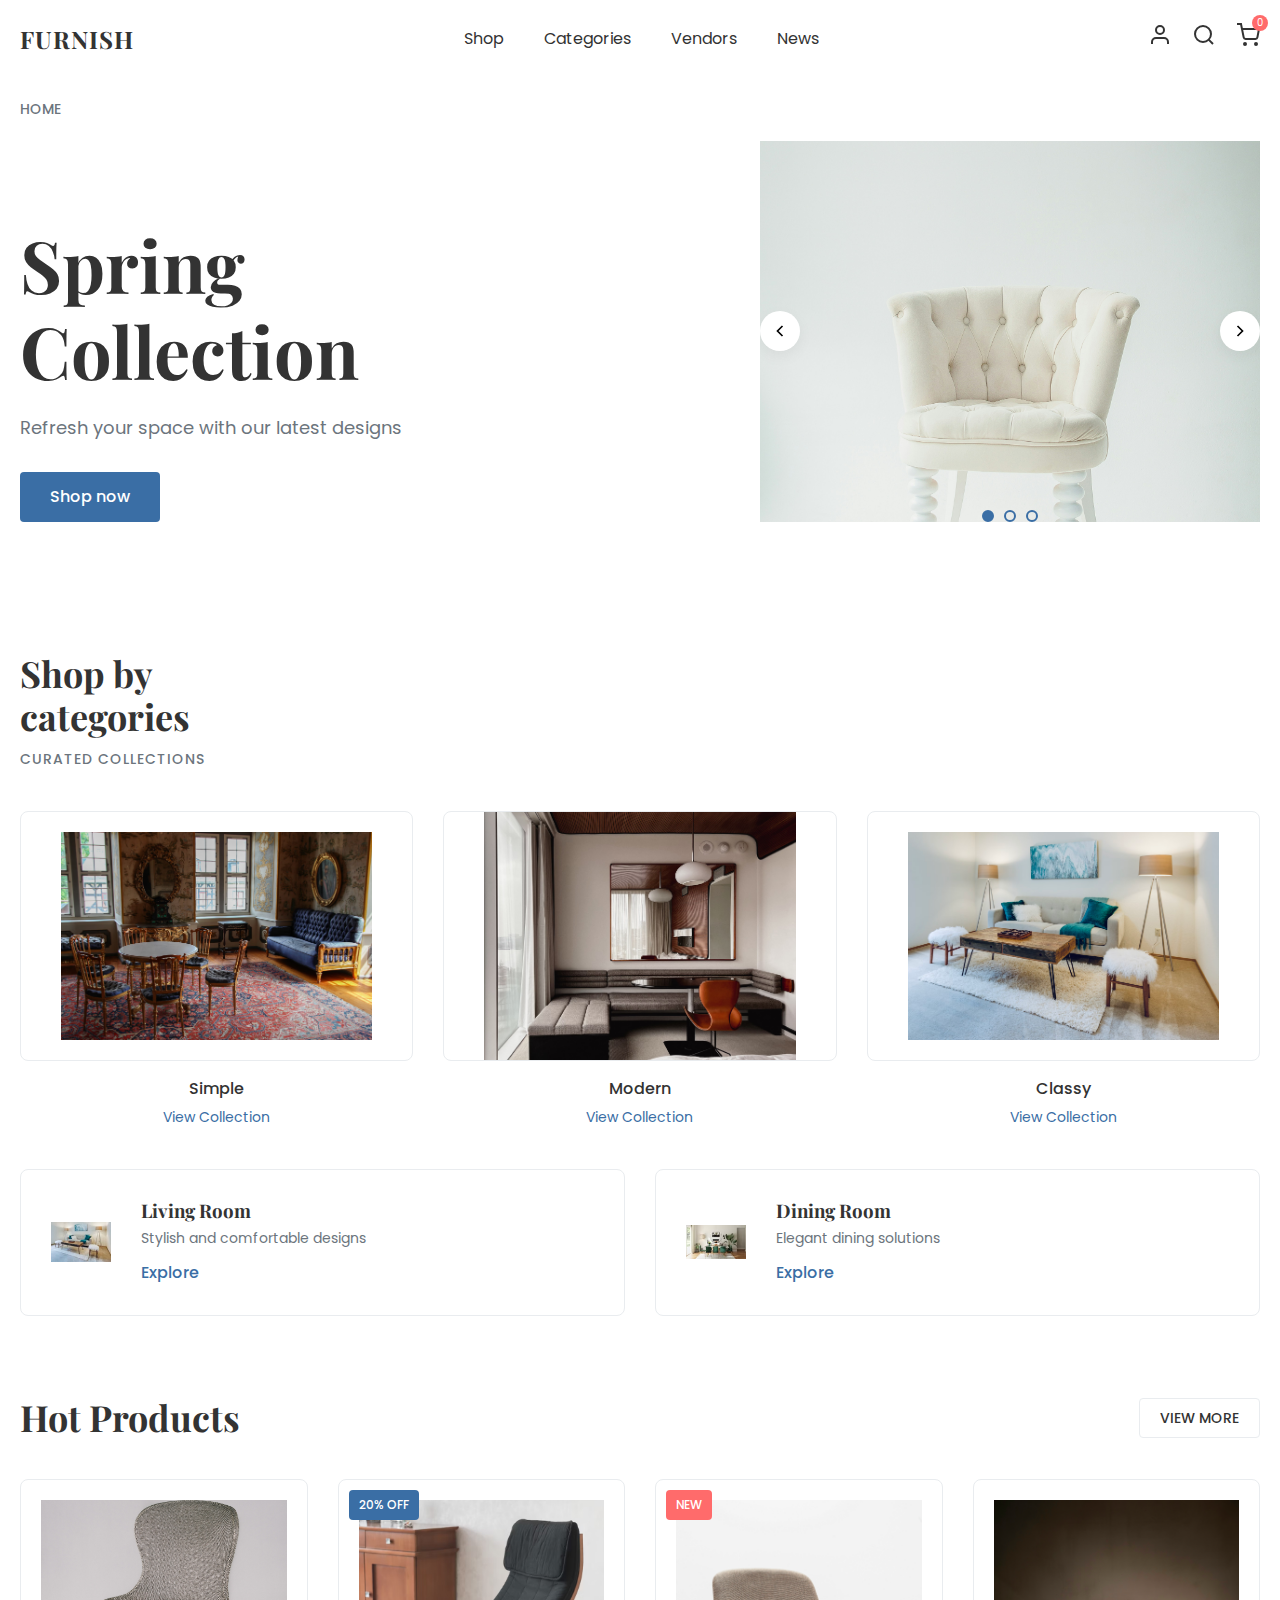
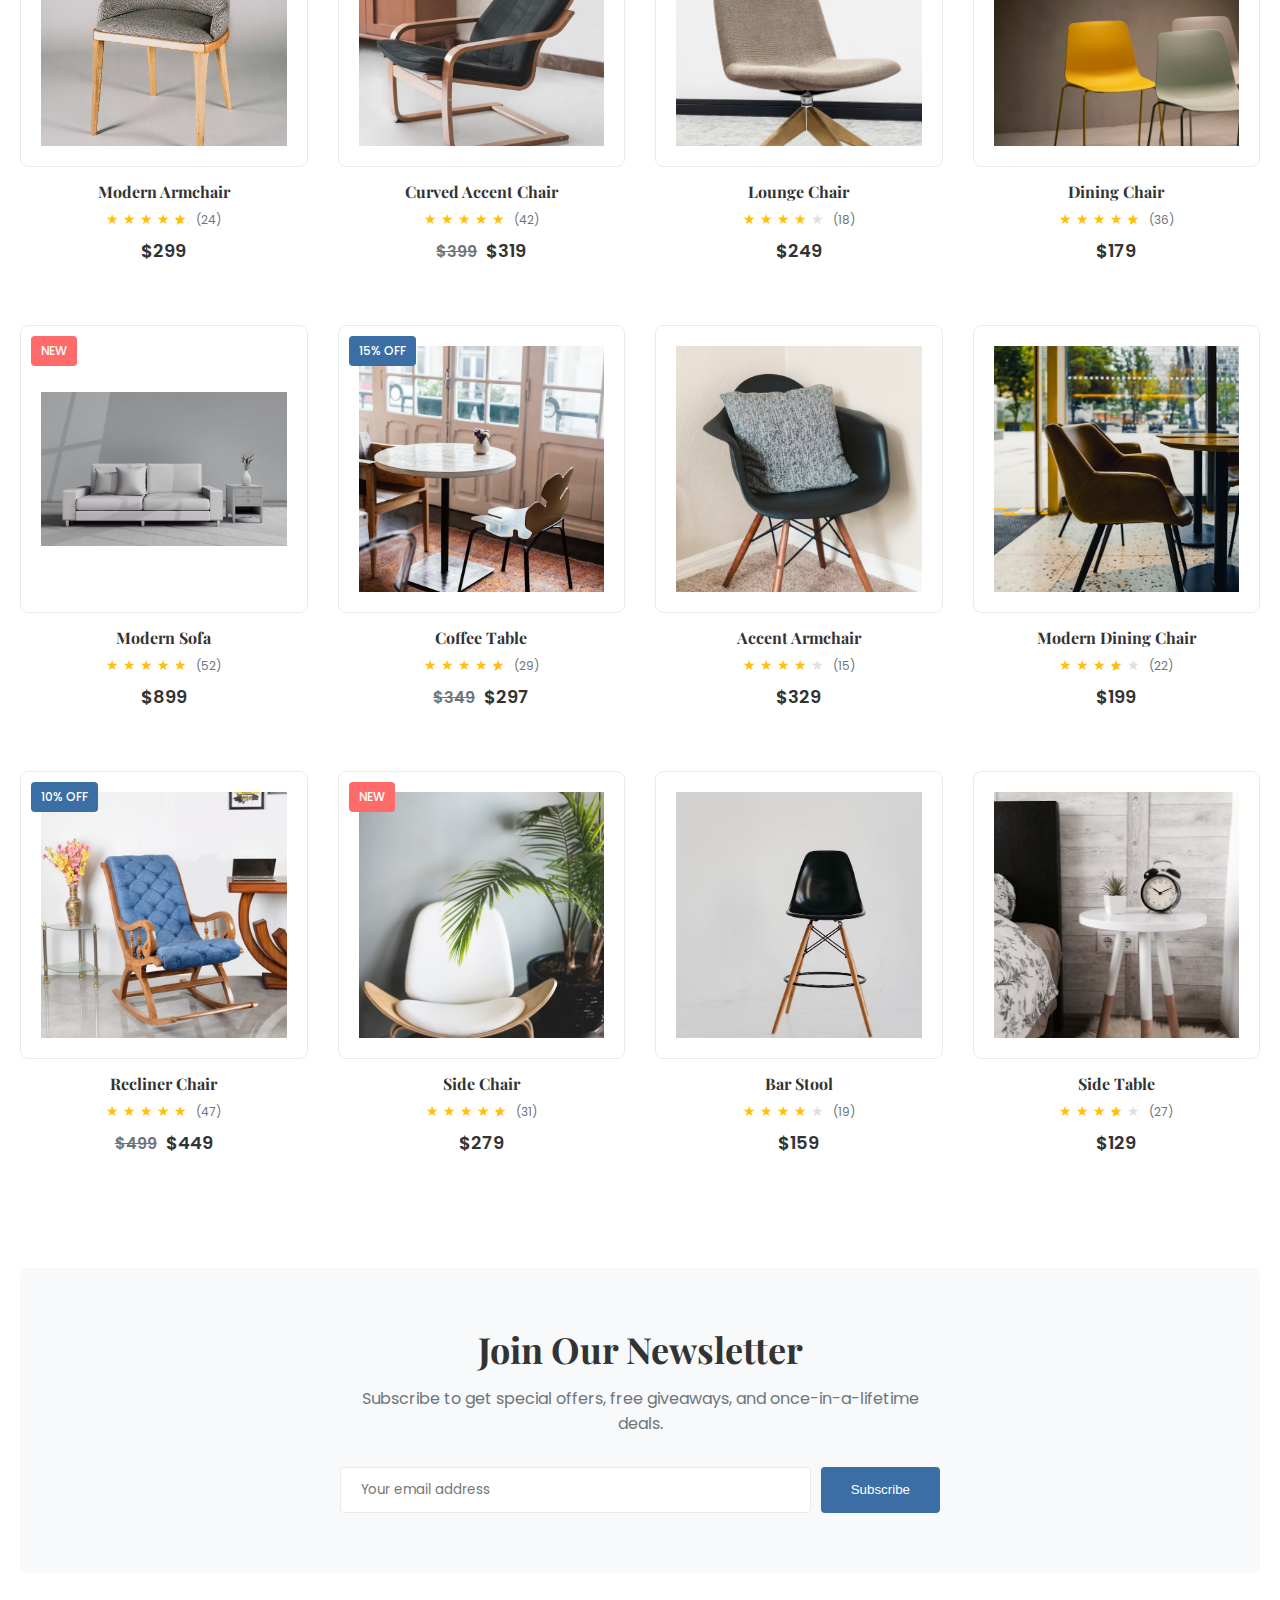
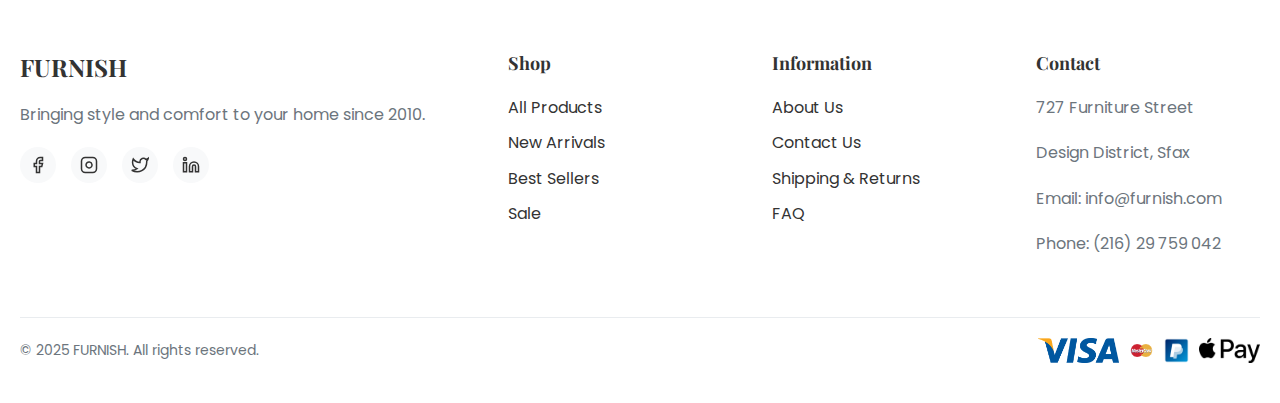
<file: index.html>
<!DOCTYPE html>
<html lang="en">
<head>
    <meta charset="UTF-8">
    <meta name="viewport" content="width=device-width, initial-scale=1.0">
    <title>Furnish - The Best Furnitures</title>
    <link rel="stylesheet" href="css/style.css">
    <link rel="preconnect" href="https://fonts.googleapis.com">
    <link rel="preconnect" href="https://fonts.gstatic.com" crossorigin>
    <link href="https://fonts.googleapis.com/css2?family=Playfair+Display:wght@400;700&family=Poppins:wght@300;400;500;600&display=swap" rel="stylesheet">
</head>
<body>
    <header>
        <div class="logo">
            <div class="logo-text">FURNISH</div>
        </div>
        <nav>
            <ul class="main-nav">
                <li><a href="#">Shop</a></li>
                <li class="dropdown">
                    <a href="#cat" >Categories</a>
                    <div class="dropdown-menu">
                        <a href="#">All Products</a>
                        <a href="#">New Arrivals</a>
                        <a href="#">Best Sellers</a>
                        <a href="#">Sale</a>
                    </div>
                </li>
                <li><a href="#">Vendors</a></li>
                <li><a href="#">News</a></li>
            </ul>
        </nav>
        <div class="nav-icons">
            <div class="account-dropdown">
                <a href="#" class="icon account">
                    <svg viewBox="0 0 24 24" fill="none" stroke="currentColor" stroke-width="2">
                        <path d="M20 21v-2a4 4 0 0 0-4-4H8a4 4 0 0 0-4 4v2"></path>
                        <circle cx="12" cy="7" r="4"></circle>
                    </svg>
                </a>
                <div class="account-dropdown-content">
                    <a href="#">Sign In</a>
                </div>
            </div>
            <a href="#" class="icon search">
                <svg viewBox="0 0 24 24" fill="none" stroke="currentColor" stroke-width="2">
                    <circle cx="11" cy="11" r="8"></circle>
                    <line x1="21" y1="21" x2="16.65" y2="16.65"></line>
                </svg>
            </a>
            <a href="#" class="icon cart">
                <svg viewBox="0 0 24 24" fill="none" stroke="currentColor" stroke-width="2">
                    <circle cx="9" cy="21" r="1"></circle>
                    <circle cx="20" cy="21" r="1"></circle>
                    <path d="M1 1h4l2.68 13.39a2 2 0 0 0 2 1.61h9.72a2 2 0 0 0 2-1.61L23 6H6"></path>
                </svg>
                <span class="cart-count">0</span>
            </a>
        </div>
        <input type="checkbox" id="mobile-menu-toggle" class="mobile-menu-checkbox">
        <label for="mobile-menu-toggle" class="mobile-menu-toggle">
            <span></span>
            <span></span>
            <span></span>
        </label>
    </header>
    
    <div class="breadcrumb">
        <a href="#">HOME</a>
    </div>
    
    <section class="hero">
        <div class="hero-content">
            <h1>Spring<br>Collection</h1>
            <p class="hero-subtitle">Refresh your space with our latest designs</p>
            <a href="#" class="btn primary-btn">Shop now</a>
        </div>
        <div class="hero-slider">
            <div class="hero-slides">
                <div class="hero-slide active" id="slide1">
                    <div class="hero-image">
                        <img src="media/hero-chair.png" alt="Modern Chair" class="chair-img">
                    </div>
                </div>
                <div class="hero-slide" id="slide2">
                    <div class="hero-image">
                        <img src="media/accent-chair.png" alt="Accent Chair" class="chair-img">
                    </div>
                </div>
                <div class="hero-slide" id="slide3">
                    <div class="hero-image">
                        <img src="media/lounge-chair.png" alt="Lounge Chair" class="chair-img">
                    </div>
                </div>
            </div>
            
            <div class="slider-arrows">
                <button class="arrow prev">
                    <svg viewBox="0 0 24 24" fill="none" stroke="currentColor" stroke-width="2">
                        <polyline points="15 18 9 12 15 6"></polyline>
                    </svg>
                </button>
                <button class="arrow next">
                    <svg viewBox="0 0 24 24" fill="none" stroke="currentColor" stroke-width="2">
                        <polyline points="9 18 15 12 9 6"></polyline>
                    </svg>
                </button>
            </div>
            
            <div class="slider-nav">
                <button class="dot active" data-slide="0"></button>
                <button class="dot" data-slide="1"></button>
                <button class="dot" data-slide="2"></button>
            </div>
            <div class="slide-number">1</div>
        </div>
    </section>
    
    <section class="categories" id="cat">
        <div class="categories-header">
            <h2>Shop by<br>categories</h2>
            <p>CURATED COLLECTIONS</p>
        </div>
        
        <div class="category-grid">
            <div class="category-item">
                <div class="category-image">
                    <img src="media/dining-chair.png" alt="Dining Chair" class="furniture-img">
                </div>
                <p>Simple</p>
                <a href="#" class="category-link">View Collection</a>
            </div>
            
            <div class="category-item">
                <div class="category-image">
                    <img src="media/sofa.png" alt="Sofa" class="furniture-img">
                </div>
                <p>Modern</p>
                <a href="#" class="category-link">View Collection</a>
            </div>
            
            <div class="category-item">
                <div class="category-image">
                    <img src="media/table.png" alt="Table" class="furniture-img">
                </div>
                <p>Classy</p>
                <a href="#" class="category-link">View Collection</a>
            </div>
        </div>
        
        <div class="room-categories">
            
<div class="room-category">
    <div class="room-icon">
        <img src="media/living-room-icon.png" alt="Living Room" class="room-img">
    </div>
    <div class="room-info">
        <h3>Living Room</h3>
        <p>Stylish and comfortable designs</p>
        <a href="#" class="room-link">Explore</a>
    </div>
</div>

<div class="room-category">
    <div class="room-icon">
        <img src="media/dining-room-icon.png" alt="Dining Room" class="room-img">
    </div>
    <div class="room-info">
        <h3>Dining Room</h3>
        <p>Elegant dining solutions</p>
        <a href="#" class="room-link">Explore</a>
    </div>
</div>
        </div>
    </section>
    
    <section class="hot-products">
        <div class="section-header">
            <h2>Hot Products</h2>
            <a href="#" class="view-more">VIEW MORE</a>
        </div>
        
        <div class="products-grid">
            <div class="product">
                <div class="product-image">
                    <div class="product-actions">
                        <a href="#" class="action-btn wishlist-btn">
                            <svg viewBox="0 0 24 24" fill="none" stroke="currentColor" stroke-width="2">
                                <path d="M20.84 4.61a5.5 5.5 0 0 0-7.78 0L12 5.67l-1.06-1.06a5.5 5.5 0 0 0-7.78 7.78l1.06 1.06L12 21.23l7.78-7.78 1.06-1.06a5.5 5.5 0 0 0 0-7.78z"></path>
                            </svg>
                        </a>
                        <a href="#" class="action-btn quick-view-btn">
                            <svg viewBox="0 0 24 24" fill="none" stroke="currentColor" stroke-width="2">
                                <circle cx="11" cy="11" r="8"></circle>
                                <line x1="21" y1="21" x2="16.65" y2="16.65"></line>
                                <line x1="11" y1="8" x2="11" y2="14"></line>
                                <line x1="8" y1="11" x2="14" y2="11"></line>
                            </svg>
                        </a>
                    </div>
                    <div class="product-img-container">
                        <img src="media/armchair.png" alt="Modern Armchair" class="furniture-img">
                    </div>
                    <a href="#" class="add-to-cart-btn">Add to Cart</a>
                </div>
                <div class="product-info">
                    <h4 class="product-title">Modern Armchair</h4>
                    <div class="product-rating">
                        <span class="star">★</span>
                        <span class="star">★</span>
                        <span class="star">★</span>
                        <span class="star">★</span>
                        <span class="star half">★</span>
                        <span class="rating-count">(24)</span>
                    </div>
                    <p class="price">$299</p>
                </div>
            </div>
            
            <div class="product">
                <div class="product-image">
                    <div class="product-actions">
                        <a href="#" class="action-btn wishlist-btn">
                            <svg viewBox="0 0 24 24" fill="none" stroke="currentColor" stroke-width="2">
                                <path d="M20.84 4.61a5.5 5.5 0 0 0-7.78 0L12 5.67l-1.06-1.06a5.5 5.5 0 0 0-7.78 7.78l1.06 1.06L12 21.23l7.78-7.78 1.06-1.06a5.5 5.5 0 0 0 0-7.78z"></path>
                            </svg>
                        </a>
                        <a href="#" class="action-btn quick-view-btn">
                            <svg viewBox="0 0 24 24" fill="none" stroke="currentColor" stroke-width="2">
                                <circle cx="11" cy="11" r="8"></circle>
                                <line x1="21" y1="21" x2="16.65" y2="16.65"></line>
                                <line x1="11" y1="8" x2="11" y2="14"></line>
                                <line x1="8" y1="11" x2="14" y2="11"></line>
                            </svg>
                        </a>
                    </div>
                    <div class="product-img-container">
                        <img src="media/accent-chair.png" alt="Curved Accent Chair" class="furniture-img">
                    </div>
                    <span class="discount">20% OFF</span>
                    <a href="#" class="add-to-cart-btn">Add to Cart</a>
                </div>
                <div class="product-info">
                    <h4 class="product-title">Curved Accent Chair</h4>
                    <div class="product-rating">
                        <span class="star">★</span>
                        <span class="star">★</span>
                        <span class="star">★</span>
                        <span class="star">★</span>
                        <span class="star">★</span>
                        <span class="rating-count">(42)</span>
                    </div>
                    <p class="price"><span class="original-price">$399</span> $319</p>
                </div>
            </div>
            
            <div class="product">
                <div class="product-image">
                    <div class="product-actions">
                        <a href="#" class="action-btn wishlist-btn">
                            <svg viewBox="0 0 24 24" fill="none" stroke="currentColor" stroke-width="2">
                                <path d="M20.84 4.61a5.5 5.5 0 0 0-7.78 0L12 5.67l-1.06-1.06a5.5 5.5 0 0 0-7.78 7.78l1.06 1.06L12 21.23l7.78-7.78 1.06-1.06a5.5 5.5 0 0 0 0-7.78z"></path>
                            </svg>
                        </a>
                        <a href="#" class="action-btn quick-view-btn">
                            <svg viewBox="0 0 24 24" fill="none" stroke="currentColor" stroke-width="2">
                                <circle cx="11" cy="11" r="8"></circle>
                                <line x1="21" y1="21" x2="16.65" y2="16.65"></line>
                                <line x1="11" y1="8" x2="11" y2="14"></line>
                                <line x1="8" y1="11" x2="14" y2="11"></line>
                            </svg>
                        </a>
                    </div>
                    <div class="product-img-container">
                        <img src="media/lounge-chair.png" alt="Lounge Chair" class="furniture-img">
                    </div>
                    <div class="new-tag">NEW</div>
                    <a href="#" class="add-to-cart-btn">Add to Cart</a>
                </div>
                <div class="product-info">
                    <h4 class="product-title">Lounge Chair</h4>
                    <div class="product-rating">
                        <span class="star">★</span>
                        <span class="star">★</span>
                        <span class="star">★</span>
                        <span class="star">★</span>
                        <span class="star empty">★</span>
                        <span class="rating-count">(18)</span>
                    </div>
                    <p class="price">$249</p>
                </div>
            </div>
            
            <div class="product">
                <div class="product-image">
                    <div class="product-actions">
                        <a href="#" class="action-btn wishlist-btn">
                            <svg viewBox="0 0 24 24" fill="none" stroke="currentColor" stroke-width="2">
                                <path d="M20.84 4.61a5.5 5.5 0 0 0-7.78 0L12 5.67l-1.06-1.06a5.5 5.5 0 0 0-7.78 7.78l1.06 1.06L12 21.23l7.78-7.78 1.06-1.06a5.5 5.5 0 0 0 0-7.78z"></path>
                            </svg>
                        </a>
                        <a href="#" class="action-btn quick-view-btn">
                            <svg viewBox="0 0 24 24" fill="none" stroke="currentColor" stroke-width="2">
                                <circle cx="11" cy="11" r="8"></circle>
                                <line x1="21" y1="21" x2="16.65" y2="16.65"></line>
                                <line x1="11" y1="8" x2="11" y2="14"></line>
                                <line x1="8" y1="11" x2="14" y2="11"></line>
                            </svg>
                        </a>
                    </div>
                    <div class="product-img-container">
                        <img src="media/dining-chair-2.png" alt="Dining Chair" class="furniture-img">
                    </div>
                    <a href="#" class="add-to-cart-btn">Add to Cart</a>
                </div>
                <div class="product-info">
                    <h4 class="product-title">Dining Chair</h4>
                    <div class="product-rating">
                        <span class="star">★</span>
                        <span class="star">★</span>
                        <span class="star">★</span>
                        <span class="star">★</span>
                        <span class="star half">★</span>
                        <span class="rating-count">(36)</span>
                    </div>
                    <p class="price">$179</p>
                </div>
            </div>

            <div class="product">
                <div class="product-image">
                    <div class="product-actions">
                        <a href="#" class="action-btn wishlist-btn">
                            <svg viewBox="0 0 24 24" fill="none" stroke="currentColor" stroke-width="2">
                                <path d="M20.84 4.61a5.5 5.5 0 0 0-7.78 0L12 5.67l-1.06-1.06a5.5 5.5 0 0 0-7.78 7.78l1.06 1.06L12 21.23l7.78-7.78 1.06-1.06a5.5 5.5 0 0 0 0-7.78z"></path>
                            </svg>
                        </a>
                        <a href="#" class="action-btn quick-view-btn">
                            <svg viewBox="0 0 24 24" fill="none" stroke="currentColor" stroke-width="2">
                                <circle cx="11" cy="11" r="8"></circle>
                                <line x1="21" y1="21" x2="16.65" y2="16.65"></line>
                                <line x1="11" y1="8" x2="11" y2="14"></line>
                                <line x1="8" y1="11" x2="14" y2="11"></line>
                            </svg>
                        </a>
                    </div>
                    <div class="product-img-container">
    <img src="media/modern-sofa.png" alt="Modern Sofa" class="furniture-img">
</div>
                    <div class="new-tag">NEW</div>
                    <a href="#" class="add-to-cart-btn">Add to Cart</a>
                </div>
                <div class="product-info">
                    <h4 class="product-title">Modern Sofa</h4>
                    <div class="product-rating">
                        <span class="star">★</span>
                        <span class="star">★</span>
                        <span class="star">★</span>
                        <span class="star">★</span>
                        <span class="star">★</span>
                        <span class="rating-count">(52)</span>
                    </div>
                    <p class="price">$899</p>
                </div>
            </div>
            
            <div class="product">
                <div class="product-image">
                    <div class="product-actions">
                        <a href="#" class="action-btn wishlist-btn">
                            <svg viewBox="0 0 24 24" fill="none" stroke="currentColor" stroke-width="2">
                                <path d="M20.84 4.61a5.5 5.5 0 0 0-7.78 0L12 5.67l-1.06-1.06a5.5 5.5 0 0 0-7.78 7.78l1.06 1.06L12 21.23l7.78-7.78 1.06-1.06a5.5 5.5 0 0 0 0-7.78z"></path>
                            </svg>
                        </a>
                        <a href="#" class="action-btn quick-view-btn">
                            <svg viewBox="0 0 24 24" fill="none" stroke="currentColor" stroke-width="2">
                                <circle cx="11" cy="11" r="8"></circle>
                                <line x1="21" y1="21" x2="16.65" y2="16.65"></line>
                                <line x1="11" y1="8" x2="11" y2="14"></line>
                                <line x1="8" y1="11" x2="14" y2="11"></line>
                            </svg>
                        </a>
                    </div>
                    <div class="product-img-container">
    <img src="media/coffee-table.png" alt="Coffee Table" class="furniture-img">
</div>
                    <span class="discount">15% OFF</span>
                    <a href="#" class="add-to-cart-btn">Add to Cart</a>
                </div>
                <div class="product-info">
                    <h4 class="product-title">Coffee Table</h4>
                    <div class="product-rating">
                        <span class="star">★</span>
                        <span class="star">★</span>
                        <span class="star">★</span>
                        <span class="star">★</span>
                        <span class="star half">★</span>
                        <span class="rating-count">(29)</span>
                    </div>
                    <p class="price"><span class="original-price">$349</span> $297</p>
                </div>
            </div>
            
            <div class="product">
                <div class="product-image">
                    <div class="product-actions">
                        <a href="#" class="action-btn wishlist-btn">
                            <svg viewBox="0 0 24 24" fill="none" stroke="currentColor" stroke-width="2">
                                <path d="M20.84 4.61a5.5 5.5 0 0 0-7.78 0L12 5.67l-1.06-1.06a5.5 5.5 0 0 0-7.78 7.78l1.06 1.06L12 21.23l7.78-7.78 1.06-1.06a5.5 5.5 0 0 0 0-7.78z"></path>
                            </svg>
                        </a>
                        <a href="#" class="action-btn quick-view-btn">
                            <svg viewBox="0 0 24 24" fill="none" stroke="currentColor" stroke-width="2">
                                <circle cx="11" cy="11" r="8"></circle>
                                <line x1="21" y1="21" x2="16.65" y2="16.65"></line>
                                <line x1="11" y1="8" x2="11" y2="14"></line>
                                <line x1="8" y1="11" x2="14" y2="11"></line>
                            </svg>
                        </a>
                    </div>
                    <div class="product-img-container">
    <img src="media/accent-armchair.png" alt="Accent Armchair" class="furniture-img">
</div>
                    <a href="#" class="add-to-cart-btn">Add to Cart</a>
                </div>
                <div class="product-info">
                    <h4 class="product-title">Accent Armchair</h4>
                    <div class="product-rating">
                        <span class="star">★</span>
                        <span class="star">★</span>
                        <span class="star">★</span>
                        <span class="star">★</span>
                        <span class="star empty">★</span>
                        <span class="rating-count">(15)</span>
                    </div>
                    <p class="price">$329</p>
                </div>
            </div>
            
            <div class="product">
                <div class="product-image">
                    <div class="product-actions">
                        <a href="#" class="action-btn wishlist-btn">
                            <svg viewBox="0 0 24 24" fill="none" stroke="currentColor" stroke-width="2">
                                <path d="M20.84 4.61a5.5 5.5 0 0 0-7.78 0L12 5.67l-1.06-1.06a5.5 5.5 0 0 0-7.78 7.78l1.06 1.06L12 21.23l7.78-7.78 1.06-1.06a5.5 5.5 0 0 0 0-7.78z"></path>
                            </svg>
                        </a>
                        <a href="#" class="action-btn quick-view-btn">
                            <svg viewBox="0 0 24 24" fill="none" stroke="currentColor" stroke-width="2">
                                <circle cx="11" cy="11" r="8"></circle>
                                <line x1="21" y1="21" x2="16.65" y2="16.65"></line>
                                <line x1="11" y1="8" x2="11" y2="14"></line>
                                <line x1="8" y1="11" x2="14" y2="11"></line>
                            </svg>
                        </a>
                    </div>
                    <div class="product-img-container">
    <img src="media/modern-dining-chair.png" alt="Modern Dining Chair" class="furniture-img">
</div>
                    <a href="#" class="add-to-cart-btn">Add to Cart</a>
                </div>
                <div class="product-info">
                    <h4 class="product-title">Modern Dining Chair</h4>
                    <div class="product-rating">
                        <span class="star">★</span>
                        <span class="star">★</span>
                        <span class="star">★</span>
                        <span class="star half">★</span>
                        <span class="star empty">★</span>
                        <span class="rating-count">(22)</span>
                    </div>
                    <p class="price">$199</p>
                </div>
            </div>

            <div class="product">
                <div class="product-image">
                    <div class="product-actions">
                        <a href="#" class="action-btn wishlist-btn">
                            <svg viewBox="0 0 24 24" fill="none" stroke="currentColor" stroke-width="2">
                                <path d="M20.84 4.61a5.5 5.5 0 0 0-7.78 0L12 5.67l-1.06-1.06a5.5 5.5 0 0 0-7.78 7.78l1.06 1.06L12 21.23l7.78-7.78 1.06-1.06a5.5 5.5 0 0 0 0-7.78z"></path>
                            </svg>
                        </a>
                        <a href="#" class="action-btn quick-view-btn">
                            <svg viewBox="0 0 24 24" fill="none" stroke="currentColor" stroke-width="2">
                                <circle cx="11" cy="11" r="8"></circle>
                                <line x1="21" y1="21" x2="16.65" y2="16.65"></line>
                                <line x1="11" y1="8" x2="11" y2="14"></line>
                                <line x1="8" y1="11" x2="14" y2="11"></line>
                            </svg>
                        </a>
                    </div>
                    <div class="product-img-container">
    <img src="media/recliner-chair.png" alt="Recliner Chair" class="furniture-img">
</div>
                    <span class="discount">10% OFF</span>
                    <a href="#" class="add-to-cart-btn">Add to Cart</a>
                </div>
                <div class="product-info">
                    <h4 class="product-title">Recliner Chair</h4>
                    <div class="product-rating">
                        <span class="star">★</span>
                        <span class="star">★</span>
                        <span class="star">★</span>
                        <span class="star">★</span>
                        <span class="star">★</span>
                        <span class="rating-count">(47)</span>
                    </div>
                    <p class="price"><span class="original-price">$499</span> $449</p>
                </div>
            </div>
            
            <div class="product">
                <div class="product-image">
                    <div class="product-actions">
                        <a href="#" class="action-btn wishlist-btn">
                            <svg viewBox="0 0 24 24" fill="none" stroke="currentColor" stroke-width="2">
                                <path d="M20.84 4.61a5.5 5.5 0 0 0-7.78 0L12 5.67l-1.06-1.06a5.5 5.5 0 0 0-7.78 7.78l1.06 1.06L12 21.23l7.78-7.78 1.06-1.06a5.5 5.5 0 0 0 0-7.78z"></path>
                            </svg>
                        </a>
                        <a href="#" class="action-btn quick-view-btn">
                            <svg viewBox="0 0 24 24" fill="none" stroke="currentColor" stroke-width="2">
                                <circle cx="11" cy="11" r="8"></circle>
                                <line x1="21" y1="21" x2="16.65" y2="16.65"></line>
                                <line x1="11" y1="8" x2="11" y2="14"></line>
                                <line x1="8" y1="11" x2="14" y2="11"></line>
                            </svg>
                        </a>
                    </div>
                    <div class="product-img-container">
    <img src="media/side-chair.png" alt="Side Chair" class="furniture-img">
</div>
                    <div class="new-tag">NEW</div>
                    <a href="#" class="add-to-cart-btn">Add to Cart</a>
                </div>
                <div class="product-info">
                    <h4 class="product-title">Side Chair</h4>
                    <div class="product-rating">
                        <span class="star">★</span>
                        <span class="star">★</span>
                        <span class="star">★</span>
                        <span class="star">★</span>
                        <span class="star half">★</span>
                        <span class="rating-count">(31)</span>
                    </div>
                    <p class="price">$279</p>
                </div>
            </div>
            
            <div class="product">
                <div class="product-image">
                    <div class="product-actions">
                        <a href="#" class="action-btn wishlist-btn">
                            <svg viewBox="0 0 24 24" fill="none" stroke="currentColor" stroke-width="2">
                                <path d="M20.84 4.61a5.5 5.5 0 0 0-7.78 0L12 5.67l-1.06-1.06a5.5 5.5 0 0 0-7.78 7.78l1.06 1.06L12 21.23l7.78-7.78 1.06-1.06a5.5 5.5 0 0 0 0-7.78z"></path>
                            </svg>
                        </a>
                        <a href="#" class="action-btn quick-view-btn">
                            <svg viewBox="0 0 24 24" fill="none" stroke="currentColor" stroke-width="2">
                                <circle cx="11" cy="11" r="8"></circle>
                                <line x1="21" y1="21" x2="16.65" y2="16.65"></line>
                                <line x1="11" y1="8" x2="11" y2="14"></line>
                                <line x1="8" y1="11" x2="14" y2="11"></line>
                            </svg>
                        </a>
                    </div>
                    <div class="product-img-container">
    <img src="media/bar-stool.png" alt="Bar Stool" class="furniture-img">
</div>
                    <a href="#" class="add-to-cart-btn">Add to Cart</a>
                </div>
                <div class="product-info">
                    <h4 class="product-title">Bar Stool</h4>
                    <div class="product-rating">
                        <span class="star">★</span>
                        <span class="star">★</span>
                        <span class="star">★</span>
                        <span class="star">★</span>
                        <span class="star empty">★</span>
                        <span class="rating-count">(19)</span>
                    </div>
                    <p class="price">$159</p>
                </div>
            </div>
            
            <div class="product">
                <div class="product-image">
                    <div class="product-actions">
                        <a href="#" class="action-btn wishlist-btn">
                            <svg viewBox="0 0 24 24" fill="none" stroke="currentColor" stroke-width="2">
                                <path d="M20.84 4.61a5.5 5.5 0 0 0-7.78 0L12 5.67l-1.06-1.06a5.5 5.5 0 0 0-7.78 7.78l1.06 1.06L12 21.23l7.78-7.78 1.06-1.06a5.5 5.5 0 0 0 0-7.78z"></path>
                            </svg>
                        </a>
                        <a href="#" class="action-btn quick-view-btn">
                            <svg viewBox="0 0 24 24" fill="none" stroke="currentColor" stroke-width="2">
                                <circle cx="11" cy="11" r="8"></circle>
                                <line x1="21" y1="21" x2="16.65" y2="16.65"></line>
                                <line x1="11" y1="8" x2="11" y2="14"></line>
                                <line x1="8" y1="11" x2="14" y2="11"></line>
                            </svg>
                        </a>
                    </div>
                    <div class="product-img-container">
    <img src="media/side-table.png" alt="Side Table" class="furniture-img">
</div>
                    <a href="#" class="add-to-cart-btn">Add to Cart</a>
                </div>
                <div class="product-info">
                    <h4 class="product-title">Side Table</h4>
                    <div class="product-rating">
                        <span class="star">★</span>
                        <span class="star">★</span>
                        <span class="star">★</span>
                        <span class="star half">★</span>
                        <span class="star empty">★</span>
                        <span class="rating-count">(27)</span>
                    </div>
                    <p class="price">$129</p>
                </div>
            </div>
        </div>
    </section>
    
    <section class="newsletter">
        <div class="newsletter-content">
            <h2>Join Our Newsletter</h2>
            <p>Subscribe to get special offers, free giveaways, and once-in-a-lifetime deals.</p>
            <form class="newsletter-form">
                <input type="email" placeholder="Your email address" required>
                <button type="submit" class="btn primary-btn">Subscribe</button>
            </form>
        </div>
    </section>
    
    <footer>
        <div class="footer-top">
            <div class="footer-column">
                <h3>FURNISH</h3>
                <p>Bringing style and comfort to your home since 2010.</p>
                <div class="social-icons">
                    <a href="#" class="social-icon">
                        <svg viewBox="0 0 24 24" fill="none" stroke="currentColor" stroke-width="2">
                            <path d="M18 2h-3a5 5 0 0 0-5 5v3H7v4h3v8h4v-8h3l1-4h-4V7a1 1 0 0 1 1-1h3z"></path>
                        </svg>
                    </a>
                    <a href="#" class="social-icon">
                        <svg viewBox="0 0 24 24" fill="none" stroke="currentColor" stroke-width="2">
                            <rect x="2" y="2" width="20" height="20" rx="5" ry="5"></rect>
                            <path d="M16 11.37A4 4 0 1 1 12.63 8 4 4 0 0 1 16 11.37z"></path>
                            <line x1="17.5" y1="6.5" x2="17.51" y2="6.5"></line>
                        </svg>
                    </a>
                    <a href="#" class="social-icon">
                        <svg viewBox="0 0 24 24" fill="none" stroke="currentColor" stroke-width="2">
                            <path d="M23 3a10.9 10.9 0 0 1-3.14 1.53 4.48 4.48 0 0 0-7.86 3v1A10.66 10.66 0 0 1 3 4s-4 9 5 13a11.64 11.64 0 0 1-7 2c9 5 20 0 20-11.5a4.5 4.5 0 0 0-.08-.83A7.72 7.72 0 0 0 23 3z"></path>
                        </svg>
                    </a>
                    <a href="#" class="social-icon">
                        <svg viewBox="0 0 24 24" fill="none" stroke="currentColor" stroke-width="2">
                            <path d="M16 8a6 6 0 0 1 6 6v7h-4v-7a2 2 0 0 0-2-2 2 2 0 0 0-2 2v7h-4v-7a6 6 0 0 1 6-6z"></path>
                            <rect x="2" y="9" width="4" height="12"></rect>
                            <circle cx="4" cy="4" r="2"></circle>
                        </svg>
                    </a>
                </div>
            </div>
            <div class="footer-column">
                <h4>Shop</h4>
                <ul>
                    <li><a href="#">All Products</a></li>
                    <li><a href="#">New Arrivals</a></li>
                    <li><a href="#">Best Sellers</a></li>
                    <li><a href="#">Sale</a></li>
                </ul>
            </div>
            <div class="footer-column">
                <h4>Information</h4>
                <ul>
                    <li><a href="#">About Us</a></li>
                    <li><a href="#">Contact Us</a></li>
                    <li><a href="#">Shipping & Returns</a></li>
                    <li><a href="#">FAQ</a></li>
                </ul>
            </div>
            <div class="footer-column">
                <h4>Contact</h4>
                <address>
                    <p>727 Furniture Street</p>
                    <p>Design District, Sfax</p>
                    <p>Email: info@furnish.com</p>
                    <p>Phone: (216) 29 759 042</p>
                </address>
            </div>
        </div>
        <div class="footer-bottom">
            <p>&copy; 2025 FURNISH. All rights reserved.</p>
            <div class="payment-methods">
                <img src="media/visa.png" alt="Visa">
                <img src="media/mastercard.png" alt="Mastercard">
                <img src="media/paypal.png" alt="PayPal">
                <img src="media/applepay.png" alt="Apple Pay">
            </div>
        </div>
    </footer>

    <script>
        document.addEventListener('DOMContentLoaded', function() {
            const slides = document.querySelectorAll('.hero-slide');
            const dots = document.querySelectorAll('.dot');
            const prevBtn = document.querySelector('.prev');
            const nextBtn = document.querySelector('.next');
            const slideNumber = document.querySelector('.slide-number');
            let currentSlide = 0;

            function showSlide(index) {
                slides.forEach(slide => {
                    slide.classList.remove('active');
                });
                
                dots.forEach(dot => {
                    dot.classList.remove('active');
                });
                
                slides[index].classList.add('active');
                dots[index].classList.add('active');
                
                slideNumber.textContent = index + 1;
            }

            slides.forEach(slide => {
                const img = slide.querySelector('img');
                if (img) {
                    const preloadImg = new Image();
                    preloadImg.src = img.src;
                }
            });

            dots.forEach((dot, index) => {
                dot.addEventListener('click', () => {
                    currentSlide = index;
                    showSlide(currentSlide);
                });
            });

            prevBtn.addEventListener('click', () => {
                currentSlide = (currentSlide - 1 + slides.length) % slides.length;
                showSlide(currentSlide);
            });

            nextBtn.addEventListener('click', () => {
                currentSlide = (currentSlide + 1) % slides.length;
                showSlide(currentSlide);
            });

            showSlide(currentSlide);
        });
    </script>
</body>
</html>
</file>
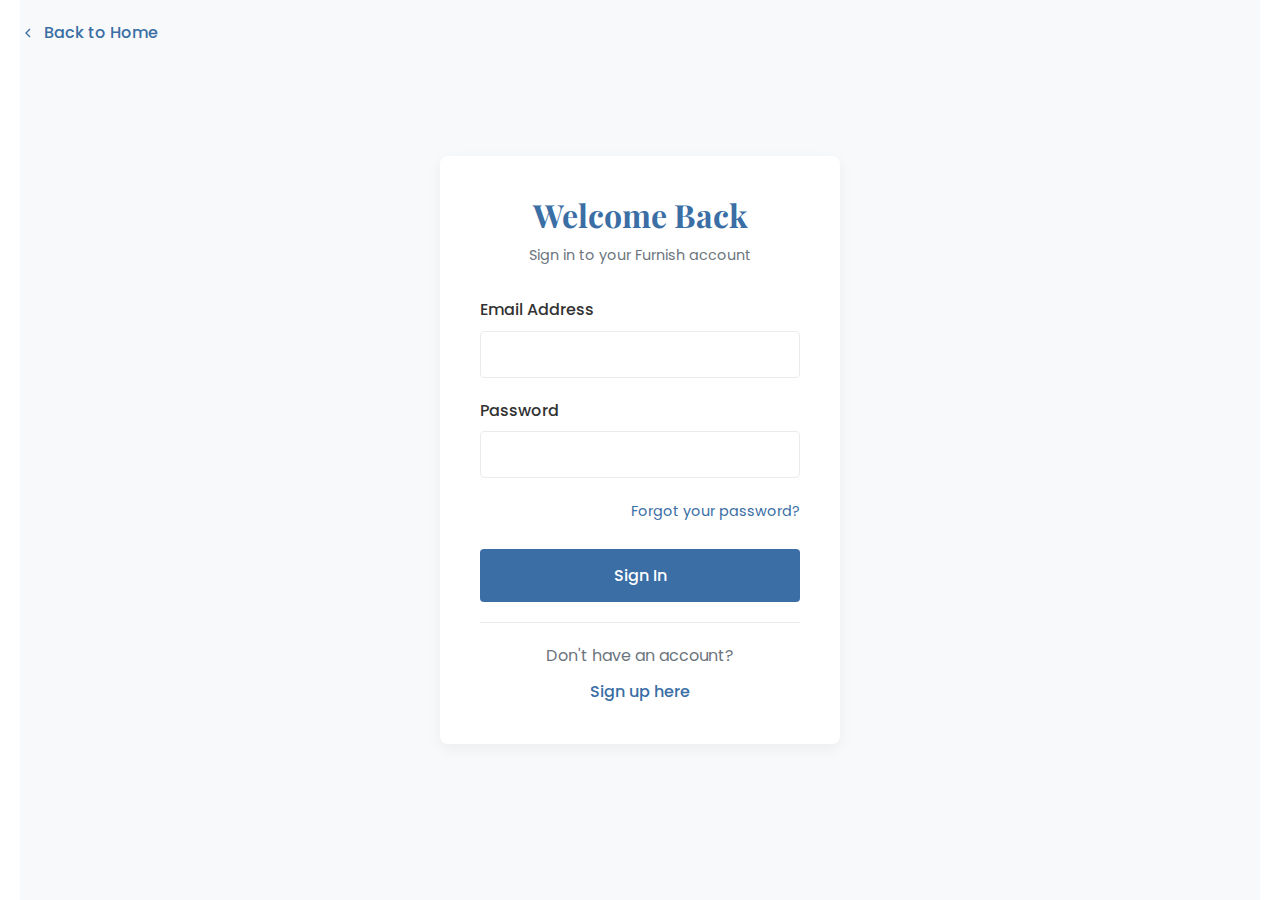
<file: html/signin.html>
<!DOCTYPE html>
<html lang="en">
<head>
    <meta charset="UTF-8">
    <meta name="viewport" content="width=device-width, initial-scale=1.0">
    <title>Sign In - Furnish</title>
    <link rel="stylesheet" href="../css/style.css">
    <link rel="stylesheet" href="../css/signin.css">
    <link rel="preconnect" href="https://fonts.googleapis.com">
    <link rel="preconnect" href="https://fonts.gstatic.com" crossorigin>
    <link href="https://fonts.googleapis.com/css2?family=Playfair+Display:wght@400;700&family=Poppins:wght@300;400;500;600&display=swap" rel="stylesheet">
</head>
<body>
    <a href="../index.html" class="back-home">
        <svg width="16" height="16" viewBox="0 0 24 24" fill="none" stroke="currentColor" stroke-width="2">
            <polyline points="15 18 9 12 15 6"></polyline>
        </svg>
        Back to Home
    </a>
    
    <div class="auth-container">
        <div class="auth-card">
            <div class="auth-header">
                <h1>Welcome Back</h1>
                <p>Sign in to your Furnish account</p>
            </div>
            
            <form class="auth-form">
                <div class="form-group">
                    <label for="email">Email Address</label>
                    <input type="email" id="email" name="email" required>
                </div>
                
                <div class="form-group">
                    <label for="password">Password</label>
                    <input type="password" id="password" name="password" required>
                </div>
                
                <div class="forgot-password">
                    <a href="#">Forgot your password?</a>
                </div>
                
                <button type="submit" class="auth-btn">Sign In</button>
            </form>
            
            <div class="auth-footer">
                <p>Don't have an account?</p>
                <a href="signup.html">Sign up here</a>
            </div>
        </div>
    </div>
</body>
</html>
</file>
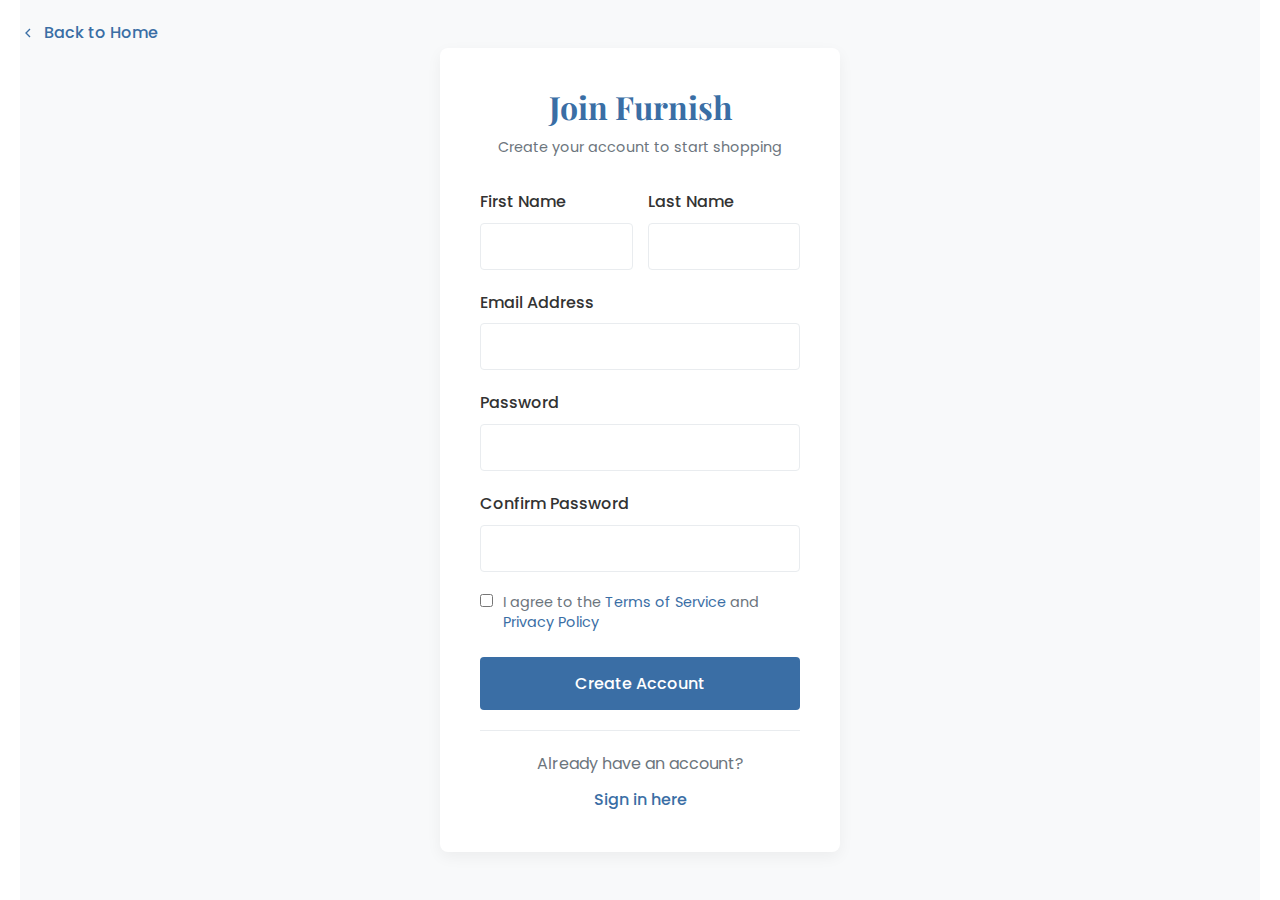
<file: html/signup.html>
<!DOCTYPE html>
<html lang="en">
<head>
    <meta charset="UTF-8">
    <meta name="viewport" content="width=device-width, initial-scale=1.0">
    <title>Sign Up - Furnish</title>
    <link rel="stylesheet" href="../css/style.css">
    <link rel="stylesheet" href="../css/signup.css">
    <link rel="preconnect" href="https://fonts.googleapis.com">
    <link rel="preconnect" href="https://fonts.gstatic.com" crossorigin>
    <link href="https://fonts.googleapis.com/css2?family=Playfair+Display:wght@400;700&family=Poppins:wght@300;400;500;600&display=swap" rel="stylesheet">
</head>
<body>
    <a href="../index.html" class="back-home">
        <svg width="16" height="16" viewBox="0 0 24 24" fill="none" stroke="currentColor" stroke-width="2">
            <polyline points="15 18 9 12 15 6"></polyline>
        </svg>
        Back to Home
    </a>
    
    <div class="auth-container">
        <div class="auth-card">
            <div class="auth-header">
                <h1>Join Furnish</h1>
                <p>Create your account to start shopping</p>
            </div>
            
            <form class="auth-form">
                <div class="form-row">
                    <div class="form-group">
                        <label for="firstName">First Name</label>
                        <input type="text" id="firstName" name="firstName" required>
                    </div>
                    <div class="form-group">
                        <label for="lastName">Last Name</label>
                        <input type="text" id="lastName" name="lastName" required>
                    </div>
                </div>
                
                <div class="form-group">
                    <label for="email">Email Address</label>
                    <input type="email" id="email" name="email" required>
                </div>
                
                <div class="form-group">
                    <label for="password">Password</label>
                    <input type="password" id="password" name="password" required>
                </div>
                
                <div class="form-group">
                    <label for="confirmPassword">Confirm Password</label>
                    <input type="password" id="confirmPassword" name="confirmPassword" required>
                </div>
                
                <div class="terms-checkbox">
                    <input type="checkbox" id="terms" name="terms" required>
                    <label for="terms">
                        I agree to the <a href="#">Terms of Service</a> and <a href="#">Privacy Policy</a>
                    </label>
                </div>
                
                <button type="submit" class="auth-btn">Create Account</button>
            </form>
            
            <div class="auth-footer">
                <p>Already have an account?</p>
                <a href="signin.html">Sign in here</a>
            </div>
        </div>
    </div>
</body>
</html>
</file>
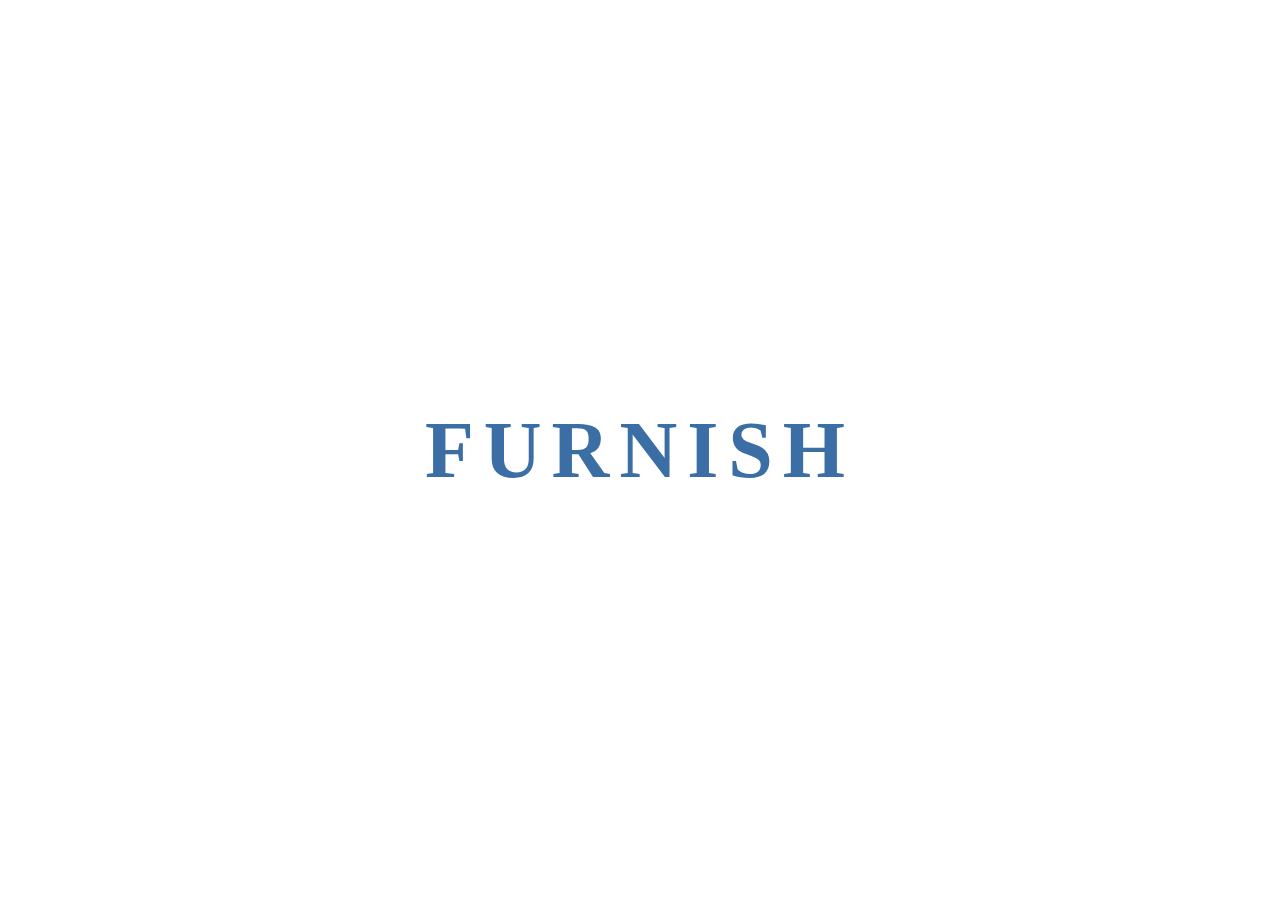
<file: html/zoom_entry.html>
<!DOCTYPE html>
<html lang="en">
<head>
    <meta charset="UTF-8">
    <meta name="viewport" content="width=device-width, initial-scale=1.0">
    <title>FURNISH</title>
    <style>
        * {
            margin: 0;
            padding: 0;
            box-sizing: border-box;
        }
        
        body {
            font-family: "Playfair Display", serif;
            background-color: white;
            height: 100vh;
            display: flex;
            justify-content: center;
            align-items: center;
            overflow: hidden;
        }
        
        .splash {
            position: fixed;
            top: 0;
            left: 0;
            width: 100%;
            height: 100%;
            background-color: white;
            display: flex;
            justify-content: center;
            align-items: center;
            z-index: 1000;
            transition: opacity 1.2s ease-out;
        }
        
        .splash-text {
            font-size: 5rem;
            font-weight: 700;
            color: #3a6ea5;
            letter-spacing: 10px;
            transition: transform 1.2s cubic-bezier(0.165, 0.84, 0.44, 1), opacity 1s ease-out;
        }
        
        .zoom-out {
            opacity: 0;
        }
        
        .zoom-out .splash-text {
            transform: scale(3);
            opacity: 0;
        }
    </style>
</head>
<body>
    <div class="splash" id="splash">
        <h1 class="splash-text">FURNISH</h1>
    </div>

    <script>
        document.addEventListener('DOMContentLoaded', function() {
            const splash = document.getElementById('splash');
            
            function redirectToMain() {
                window.location.href = '../index.html';
            }
            
            splash.addEventListener('click', function() {
                splash.classList.add('zoom-out');
                setTimeout(redirectToMain, 1200);
            });
            
            splash.addEventListener('touchstart', function() {
                splash.classList.add('zoom-out');
                setTimeout(redirectToMain, 1200);
            });
        });
    </script>
</body>
</html>
</file>
<file: css/style.css>
* {
    margin: 0;
    padding: 0;
    box-sizing: border-box;
  }
  
  :root {
    --primary-color: #3a6ea5;
    --secondary-color: #f8f9fa;
    --accent-color: #ff6b6b;
    --text-color: #333;
    --light-text: #6c757d;
    --border-color: #e9ecef;
    --hover-color: #e9ecef;
    --shadow: 0 5px 15px rgba(0, 0, 0, 0.05);
    --transition: all 0.3s ease;
  }
  html {
    scroll-behavior: smooth;
    scroll-padding-top: 6rem;
    overflow-x: hidden;
  }
  
  body {
    font-family: "Poppins", sans-serif;
    color: var(--text-color);
    line-height: 1.6;
    max-width: 1400px;
    margin: 0 auto;
    padding: 0 20px;
    background-color: #fff;
  }
  
  h1,
  h2,
  h3,
  h4 {
    font-family: "Playfair Display", serif;
    font-weight: 700;
    line-height: 1.2;
  }
  
  a {
    text-decoration: none;
    color: inherit;
    transition: var(--transition);
  }
  
  ul {
    list-style: none;
  }
  
  img {
    max-width: 100%;
    height: auto;
    display: block;
  }
  
  header {
    display: flex;
    justify-content: space-between;
    align-items: center;
    padding: 20px 0;
    position: relative;
  }
  
  .logo-text {
    font-family: "Playfair Display", serif;
    font-size: 24px;
    font-weight: 700;
    letter-spacing: 1px;
  }
  
  .main-nav {
    display: flex;
    gap: 40px;
  }
  
  .main-nav a {
    position: relative;
    padding: 5px 0;
  }
  
  .main-nav a::after {
    content: "";
    position: absolute;
    bottom: 0;
    left: 0;
    width: 0;
    height: 2px;
    background-color: var(--primary-color);
    transition: var(--transition);
  }
  
  .main-nav a:hover::after {
    width: 100%;
  }
  
  .dropdown {
    position: relative;
  }
  
  .dropdown-menu {
    position: absolute;
    top: 100%;
    left: 0;
    background-color: #fff;
    box-shadow: var(--shadow);
    min-width: 180px;
    padding: 10px 0;
    border-radius: 4px;
    opacity: 0;
    visibility: hidden;
    transform: translateY(10px);
    transition: var(--transition);
    z-index: 100;
  }
  
  .dropdown:hover .dropdown-menu {
    opacity: 1;
    visibility: visible;
    transform: translateY(0);
  }
  
  .dropdown-menu a {
    display: block;
    padding: 8px 20px;
  }
  
  .dropdown-menu a:hover {
    background-color: var(--hover-color);
  }
  
  .icon.account {
    position: relative;
  }
  
  .icon.account .dropdown-menu {
    position: absolute;
    top: 100%;
    right: 0;
    background-color: #fff;
    box-shadow: var(--shadow);
    min-width: 120px;
    padding: 10px 0;
    border-radius: 4px;
    opacity: 0;
    visibility: hidden;
    transform: translateY(10px);
    transition: var(--transition);
    z-index: 100;
  }
  
  .icon.account:hover .dropdown-menu {
    opacity: 1;
    visibility: visible;
    transform: translateY(0);
  }
  
  .nav-icons {
    display: flex;
    gap: 20px;
  }
  
  .icon {
    position: relative;
  }
  
  .icon svg {
    width: 24px;
    height: 24px;
    transition: var(--transition);
  }
  
  .icon:hover svg {
    color: var(--primary-color);
  }
  
  .cart-count {
    position: absolute;
    top: -8px;
    right: -8px;
    background-color: var(--accent-color);
    color: white;
    font-size: 10px;
    width: 16px;
    height: 16px;
    border-radius: 50%;
    display: flex;
    align-items: center;
    justify-content: center;
  }
  
  .mobile-menu-checkbox {
    display: none;
  }
  
  .mobile-menu-toggle {
    display: none;
    cursor: pointer;
    width: 30px;
    height: 20px;
    position: relative;
  }
  
  .mobile-menu-toggle span {
    display: block;
    width: 100%;
    height: 2px;
    background-color: var(--text-color);
    position: absolute;
    left: 0;
    transition: var(--transition);
  }
  
  .mobile-menu-toggle span:nth-child(1) {
    top: 0;
  }
  
  .mobile-menu-toggle span:nth-child(2) {
    top: 50%;
    transform: translateY(-50%);
  }
  
  .mobile-menu-toggle span:nth-child(3) {
    bottom: 0;
  }
  
  #mobile-menu-toggle:checked ~ .mobile-menu-toggle span:nth-child(1) {
    transform: rotate(45deg);
    top: 9px;
  }
  
  #mobile-menu-toggle:checked ~ .mobile-menu-toggle span:nth-child(2) {
    opacity: 0;
  }
  
  #mobile-menu-toggle:checked ~ .mobile-menu-toggle span:nth-child(3) {
    transform: rotate(-45deg);
    bottom: 9px;
  }
  
  #mobile-menu-toggle:checked ~ .main-nav {
    display: flex;
    flex-direction: column;
    position: absolute;
    top: 100%;
    left: 0;
    width: 100%;
    background-color: #fff;
    padding: 20px;
    box-shadow: var(--shadow);
    z-index: 100;
  }
  
  .breadcrumb {
    margin: 20px 0;
    font-size: 14px;
    color: var(--light-text);
  }
  
  .breadcrumb a {
    font-weight: 500;
  }
  
  .breadcrumb a:hover {
    color: var(--primary-color);
  }
  
  .hero {
    display: flex;
    position: relative;
    margin-bottom: 80px;
    padding-bottom: 50px;
    overflow: hidden;
  }
  
  .hero-content {
    flex: 1;
    padding-top: 80px;
    z-index: 1;
  }
  
  .hero-slider {
    flex: 1;
    max-width: 500px;
    position: relative;
    overflow: hidden;
  }
  
  .hero-slides {
    position: relative;
    width: 100%;
    height: 100%;
  }
  
  .hero-slide {
    position: absolute;
    top: 0;
    left: 0;
    width: 100%;
    height: 100%;
    opacity: 0;
    visibility: hidden;
    transition: opacity 0.5s ease, visibility 0.5s ease;
  }
  
  .hero-slide.active {
    opacity: 1;
    visibility: visible;
    z-index: 1;
  }
  
  .hero-image {
    width: 100%;
    height: 100%;
    display: flex;
    justify-content: center;
    align-items: center;
  }
  
  .chair-img {
    width: 100%;
    height: auto;
    animation: float 6s ease-in-out infinite;
  }
  
  @keyframes float {
    0% {
      transform: translateY(0px);
    }
    50% {
      transform: translateY(-20px);
    }
    100% {
      transform: translateY(0px);
    }
  }
  
  h1 {
    font-size: 72px;
    margin-bottom: 20px;
    color: var(--text-color);
  }
  
  .hero-subtitle {
    font-size: 18px;
    color: var(--light-text);
    margin-bottom: 30px;
    max-width: 80%;
  }
  
  .btn {
    display: inline-block;
    padding: 12px 30px;
    border-radius: 4px;
    font-weight: 500;
    transition: var(--transition);
    border: none;
    cursor: pointer;
  }
  
  .primary-btn {
    background-color: var(--primary-color);
    color: white;
  }
  
  .primary-btn:hover {
    background-color: #2c5282;
    transform: translateY(-2px);
    box-shadow: 0 5px 15px rgba(58, 110, 165, 0.2);
  }
  
  .secondary-btn {
    background-color: var(--secondary-color);
    color: var(--text-color);
  }
  
  .secondary-btn:hover {
    background-color: #e2e8f0;
  }
  
  .slider-arrows {
    position: absolute;
    top: 50%;
    left: 0;
    right: 0;
    display: flex;
    justify-content: space-between;
    transform: translateY(-50%);
    z-index: 2;
  }
  
  .arrow {
    width: 40px;
    height: 40px;
    border-radius: 50%;
    background-color: white;
    display: flex;
    align-items: center;
    justify-content: center;
    box-shadow: var(--shadow);
    transition: var(--transition);
    border: none;
    cursor: pointer;
  }
  
  .arrow svg {
    width: 20px;
    height: 20px;
  }
  
  .arrow:hover {
    background-color: var(--primary-color);
    color: white;
  }
  
  .slider-nav {
    position: absolute;
    bottom: 0;
    left: 50%;
    transform: translateX(-50%);
    display: flex;
    gap: 10px;
    z-index: 2;
  }
  
  .dot {
    width: 12px;
    height: 12px;
    border-radius: 50%;
    border: 2px solid var(--primary-color);
    cursor: pointer;
    transition: var(--transition);
    display: inline-block;
    background: transparent;
    padding: 0;
  }
  
  .dot.active {
    background-color: var(--primary-color);
  }
  
  .slide-number {
    position: absolute;
    bottom: 0;
    right: 0;
    font-size: 120px;
    font-weight: 700;
    opacity: 0.1;
    color: var(--primary-color);
  }
  
  .categories {
    margin-bottom: 80px;
  }
  
  .categories-header {
    margin-bottom: 40px;
  }
  
  .categories-header h2 {
    font-size: 36px;
    margin-bottom: 10px;
  }
  
  .categories-header p {
    font-size: 14px;
    font-weight: 500;
    color: var(--light-text);
    letter-spacing: 1px;
  }
  
  .category-grid {
    display: grid;
    grid-template-columns: repeat(3, 1fr);
    gap: 30px;
    margin-bottom: 40px;
  }
  
  .category-item {
    text-align: center;
    transition: var(--transition);
    display: flex;
    flex-direction: column;
    height: 100%;
  }
  
  .category-image {
    border: 1px solid var(--border-color);
    border-radius: 8px;
    padding: 40px;
    margin-bottom: 15px;
    transition: var(--transition);
    overflow: hidden;
    flex-grow: 1;
    display: flex;
    align-items: center;
    justify-content: center;
    height: 250px;
  }
  
  .category-item p {
    font-weight: 500;
    margin-bottom: 5px;
  }
  
  .category-link {
    font-size: 14px;
    color: var(--primary-color);
    position: relative;
    display: inline-block;
    margin-top: auto;
  }
  
  .category-link::after {
    content: "";
    position: absolute;
    bottom: -2px;
    left: 0;
    width: 0;
    height: 1px;
    background-color: var(--primary-color);
    transition: var(--transition);
  }
  
  .category-link:hover::after {
    width: 100%;
  }
  
  .room-categories {
    display: grid;
    grid-template-columns: repeat(2, 1fr);
    gap: 30px;
  }
  
  .room-category {
    display: flex;
    align-items: center;
    border: 1px solid var(--border-color);
    border-radius: 8px;
    padding: 30px;
    transition: var(--transition);
  }
  
  .room-category:hover {
    border-color: var(--primary-color);
    box-shadow: var(--shadow);
  }
  
  .room-icon {
    width: 60px;
    height: 60px;
    margin-right: 30px;
    display: flex;
    align-items: center;
    justify-content: center;
    flex-shrink: 0;
  }
  
  .room-img {
    width: 100%;
    height: 100%;
    object-fit: contain;
  }
  
  .room-info h3 {
    margin-bottom: 5px;
  }
  
  .room-info p {
    color: var(--light-text);
    margin-bottom: 10px;
    font-size: 14px;
  }
  
  .room-link {
    color: var(--primary-color);
    font-weight: 500;
    position: relative;
    display: inline-block;
  }
  
  .room-link::after {
    content: "";
    position: absolute;
    bottom: -2px;
    left: 0;
    width: 0;
    height: 1px;
    background-color: var(--primary-color);
    transition: var(--transition);
  }
  
  .room-link:hover::after {
    width: 100%;
  }
  
  .hot-products {
    margin-bottom: 80px;
  }
  
  .section-header {
    display: flex;
    justify-content: space-between;
    align-items: center;
    margin-bottom: 40px;
  }
  
  .section-header h2 {
    font-size: 36px;
  }
  
  .view-more {
    border: 1px solid var(--border-color);
    padding: 8px 20px;
    border-radius: 4px;
    font-size: 14px;
    font-weight: 500;
    transition: var(--transition);
  }
  
  .view-more:hover {
    background-color: var(--primary-color);
    color: white;
    border-color: var(--primary-color);
  }
  
  .products-grid {
    display: grid;
    grid-template-columns: repeat(4, 1fr);
    gap: 30px;
  }
  
  .product {
    margin-bottom: 30px;
  }
  
  .product-image {
    border: 1px solid var(--border-color);
    border-radius: 8px;
    padding: 20px;
    margin-bottom: 15px;
    position: relative;
    overflow: hidden;
    aspect-ratio: 1 / 1;
  }
  
  .product-img-container {
    width: 100%;
    height: 100%;
    display: flex;
    align-items: center;
    justify-content: center;
    overflow: hidden;
  }
  
  .product-actions {
    position: absolute;
    top: 10px;
    right: 10px;
    display: flex;
    flex-direction: column;
    gap: 10px;
    opacity: 0;
    transform: translateX(20px);
    transition: var(--transition);
    z-index: 2;
  }
  
  .product-image:hover .product-actions {
    opacity: 1;
    transform: translateX(0);
  }
  
  .action-btn {
    width: 36px;
    height: 36px;
    border-radius: 50%;
    background-color: white;
    border: none;
    display: flex;
    align-items: center;
    justify-content: center;
    box-shadow: 0 2px 5px rgba(0, 0, 0, 0.1);
    transition: var(--transition);
  }
  
  .action-btn:hover {
    background-color: var(--primary-color);
    color: white;
  }
  
  .action-btn svg {
    width: 18px;
    height: 18px;
  }
  
  .add-to-cart-btn {
    position: absolute;
    bottom: -50px;
    left: 0;
    right: 0;
    background-color: var(--primary-color);
    color: white;
    border: none;
    padding: 12px;
    font-weight: 500;
    transition: var(--transition);
    text-align: center;
    z-index: 2;
  }
  
  .product-image:hover .add-to-cart-btn {
    bottom: 0;
  }
  
  .new-tag,
  .discount {
    position: absolute;
    top: 10px;
    left: 10px;
    background-color: var(--accent-color);
    color: white;
    padding: 5px 10px;
    border-radius: 4px;
    font-size: 12px;
    font-weight: 500;
    z-index: 2;
  }
  
  .discount {
    background-color: var(--primary-color);
  }
  
  .product-info {
    text-align: center;
  }
  
  .product-title {
    font-size: 16px;
    margin-bottom: 5px;
  }
  
  .product-rating {
    margin-bottom: 5px;
    color: #ffc107;
  }
  
  .star {
    font-size: 14px;
  }
  
  .star.half {
    position: relative;
  }
  
  .star.half::after {
    content: "★";
    position: absolute;
    left: 0;
    top: 0;
    width: 50%;
    overflow: hidden;
    color: #ffc107;
  }
  
  .star.empty {
    color: #e0e0e0;
  }
  
  .rating-count {
    font-size: 12px;
    color: var(--light-text);
    margin-left: 5px;
  }
  
  .price {
    font-weight: 600;
    font-size: 18px;
  }
  
  .original-price {
    text-decoration: line-through;
    color: var(--light-text);
    margin-right: 5px;
    font-size: 16px;
  }
  
  .newsletter {
    background-color: var(--secondary-color);
    padding: 60px 0;
    margin-bottom: 80px;
    border-radius: 8px;
  }
  
  .newsletter-content {
    max-width: 600px;
    margin: 0 auto;
    text-align: center;
  }
  
  .newsletter h2 {
    font-size: 36px;
    margin-bottom: 15px;
  }
  
  .newsletter p {
    margin-bottom: 30px;
    color: var(--light-text);
  }
  
  .newsletter-form {
    display: flex;
    gap: 10px;
  }
  
  .newsletter-form input {
    flex: 1;
    padding: 12px 20px;
    border: 1px solid var(--border-color);
    border-radius: 4px;
    font-family: "Poppins", sans-serif;
  }
  
  .newsletter-form input:focus {
    outline: none;
    border-color: var(--primary-color);
  }
  
  footer {
    margin-bottom: 40px;
  }
  
  .footer-top {
    display: grid;
    grid-template-columns: 2fr 1fr 1fr 1fr;
    gap: 40px;
    padding-bottom: 40px;
    border-bottom: 1px solid var(--border-color);
    margin-bottom: 20px;
  }
  
  .footer-column h3 {
    font-size: 24px;
    margin-bottom: 20px;
  }
  
  .footer-column h4 {
    font-size: 18px;
    margin-bottom: 20px;
  }
  
  .footer-column p {
    margin-bottom: 20px;
    color: var(--light-text);
  }
  
  .social-icons {
    display: flex;
    gap: 15px;
  }
  
  .social-icon {
    width: 36px;
    height: 36px;
    border-radius: 50%;
    background-color: var(--secondary-color);
    display: flex;
    align-items: center;
    justify-content: center;
    transition: var(--transition);
  }
  
  .social-icon:hover {
    background-color: var(--primary-color);
    color: white;
  }
  
  .social-icon svg {
    width: 18px;
    height: 18px;
  }
  
  .footer-column ul li {
    margin-bottom: 10px;
  }
  
  .footer-column ul li a:hover {
    color: var(--primary-color);
  }
  
  address {
    font-style: normal;
    color: var(--light-text);
  }
  
  address p {
    margin-bottom: 5px;
  }
  
  .footer-bottom {
    display: flex;
    justify-content: space-between;
    align-items: center;
    color: var(--light-text);
    font-size: 14px;
  }
  
  .payment-methods {
    display: flex;
    gap: 10px;
  }
  
  .payment-methods img {
    height: 25px;
    width: auto;
  }
  
  @media (max-width: 1200px) {
    .products-grid {
      grid-template-columns: repeat(3, 1fr);
    }
  }
  
  @media (max-width: 992px) {
    .hero-content {
      padding-top: 40px;
    }
  
    h1 {
      font-size: 56px;
    }
  
    .category-grid,
    .products-grid {
      grid-template-columns: repeat(2, 1fr);
    }
  
    .footer-top {
      grid-template-columns: repeat(2, 1fr);
    }
  }
  
  @media (max-width: 768px) {
    .main-nav {
      display: none;
    }
  
    .mobile-menu-toggle {
      display: block;
    }
  
    #mobile-menu-toggle:checked ~ .main-nav {
      display: flex;
    }
  
    .hero {
      flex-direction: column;
    }
  
    .hero-slider {
      margin-top: 40px;
    }
  
    .room-categories {
      grid-template-columns: 1fr;
    }
  
    .newsletter-form {
      flex-direction: column;
    }
  
    .footer-bottom {
      flex-direction: column;
      gap: 20px;
    }
  }
  
  @media (max-width: 576px) {
    h1 {
      font-size: 42px;
    }
  
    .category-grid,
    .products-grid {
      grid-template-columns: 1fr;
    }
  
    .footer-top {
      grid-template-columns: 1fr;
    }
  }
  .account-dropdown {
            position: relative;
            display: inline-block;
        }
        
        .account-dropdown-content {
            display: none;
            position: absolute;
            right: 0;
            background-color: #fff;
            min-width: 120px;
            box-shadow: 0 5px 15px rgba(0, 0, 0, 0.05);
            z-index: 1;
            border-radius: 4px;
            opacity: 0;
            transform: translateY(10px);
            transition: opacity 0.3s ease, transform 0.3s ease, visibility 0.3s ease;
            visibility: hidden;
        }
        
        .account-dropdown-content a {
            color: #333;
            padding: 12px 16px;
            text-decoration: none;
            display: block;
            transition: background-color 0.3s ease, color 0.3s ease;
        }
        
        .account-dropdown-content a:hover {
            background-color: #f8f9fa;
            color: #3a6ea5;
        }
        
        .account-dropdown:hover .account-dropdown-content {
            display: block;
            opacity: 1;
            visibility: visible;
            transform: translateY(0);
        }
</file>
<file: css/signin.css>
.auth-container {
  min-height: 100vh;
  display: flex;
  align-items: center;
  justify-content: center;
  background-color: var(--secondary-color);
  padding: 20px;
}

.auth-card {
  background: white;
  padding: 40px;
  border-radius: 8px;
  box-shadow: var(--shadow);
  width: 100%;
  max-width: 400px;
}

.auth-header {
  text-align: center;
  margin-bottom: 30px;
}

.auth-header h1 {
  font-family: "Playfair Display", serif;
  font-size: 2rem;
  color: var(--primary-color);
  margin-bottom: 10px;
}

.auth-header p {
  color: var(--light-text);
  font-size: 0.9rem;
}

.form-group {
  margin-bottom: 20px;
}

.form-group label {
  display: block;
  margin-bottom: 8px;
  color: var(--text-color);
  font-weight: 500;
}

.form-group input {
  width: 100%;
  padding: 12px 16px;
  border: 1px solid var(--border-color);
  border-radius: 4px;
  font-family: "Poppins", sans-serif;
  font-size: 14px;
  transition: var(--transition);
}

.form-group input:focus {
  outline: none;
  border-color: var(--primary-color);
  box-shadow: 0 0 0 3px rgba(58, 110, 165, 0.1);
}

.forgot-password {
  text-align: right;
  margin-bottom: 25px;
}

.forgot-password a {
  color: var(--primary-color);
  text-decoration: none;
  font-size: 0.9rem;
}

.forgot-password a:hover {
  text-decoration: underline;
}

.auth-btn {
  width: 100%;
  padding: 14px;
  background-color: var(--primary-color);
  color: white;
  border: none;
  border-radius: 4px;
  font-family: "Poppins", sans-serif;
  font-weight: 500;
  font-size: 16px;
  cursor: pointer;
  transition: var(--transition);
  margin-bottom: 20px;
}

.auth-btn:hover {
  background-color: #2c5282;
  transform: translateY(-1px);
  box-shadow: 0 5px 15px rgba(58, 110, 165, 0.2);
}

.auth-footer {
  text-align: center;
  padding-top: 20px;
  border-top: 1px solid var(--border-color);
}

.auth-footer p {
  color: var(--light-text);
  margin-bottom: 10px;
}

.auth-footer a {
  color: var(--primary-color);
  text-decoration: none;
  font-weight: 500;
}

.auth-footer a:hover {
  text-decoration: underline;
}

.back-home {
  position: absolute;
  top: 20px;
  left: 20px;
  color: var(--primary-color);
  text-decoration: none;
  font-weight: 500;
  display: flex;
  align-items: center;
  gap: 8px;
}

.back-home:hover {
  text-decoration: underline;
}
</file>
<file: css/signup.css>
.auth-container {
  min-height: 100vh;
  display: flex;
  align-items: center;
  justify-content: center;
  background-color: var(--secondary-color);
  padding: 20px;
}

.auth-card {
  background: white;
  padding: 40px;
  border-radius: 8px;
  box-shadow: var(--shadow);
  width: 100%;
  max-width: 400px;
}

.auth-header {
  text-align: center;
  margin-bottom: 30px;
}

.auth-header h1 {
  font-family: "Playfair Display", serif;
  font-size: 2rem;
  color: var(--primary-color);
  margin-bottom: 10px;
}

.auth-header p {
  color: var(--light-text);
  font-size: 0.9rem;
}

.form-group {
  margin-bottom: 20px;
}

.form-group label {
  display: block;
  margin-bottom: 8px;
  color: var(--text-color);
  font-weight: 500;
}

.form-group input {
  width: 100%;
  padding: 12px 16px;
  border: 1px solid var(--border-color);
  border-radius: 4px;
  font-family: "Poppins", sans-serif;
  font-size: 14px;
  transition: var(--transition);
}

.form-group input:focus {
  outline: none;
  border-color: var(--primary-color);
  box-shadow: 0 0 0 3px rgba(58, 110, 165, 0.1);
}

.form-row {
  display: flex;
  gap: 15px;
}

.form-row .form-group {
  flex: 1;
}

.terms-checkbox {
  display: flex;
  align-items: flex-start;
  gap: 10px;
  margin-bottom: 25px;
}

.terms-checkbox input[type="checkbox"] {
  width: auto;
  margin-top: 2px;
}

.terms-checkbox label {
  font-size: 0.9rem;
  color: var(--light-text);
  line-height: 1.4;
}

.terms-checkbox a {
  color: var(--primary-color);
  text-decoration: none;
}

.terms-checkbox a:hover {
  text-decoration: underline;
}

.auth-btn {
  width: 100%;
  padding: 14px;
  background-color: var(--primary-color);
  color: white;
  border: none;
  border-radius: 4px;
  font-family: "Poppins", sans-serif;
  font-weight: 500;
  font-size: 16px;
  cursor: pointer;
  transition: var(--transition);
  margin-bottom: 20px;
}

.auth-btn:hover {
  background-color: #2c5282;
  transform: translateY(-1px);
  box-shadow: 0 5px 15px rgba(58, 110, 165, 0.2);
}

.auth-footer {
  text-align: center;
  padding-top: 20px;
  border-top: 1px solid var(--border-color);
}

.auth-footer p {
  color: var(--light-text);
  margin-bottom: 10px;
}

.auth-footer a {
  color: var(--primary-color);
  text-decoration: none;
  font-weight: 500;
}

.auth-footer a:hover {
  text-decoration: underline;
}

.back-home {
  position: absolute;
  top: 20px;
  left: 20px;
  color: var(--primary-color);
  text-decoration: none;
  font-weight: 500;
  display: flex;
  align-items: center;
  gap: 8px;
}

.back-home:hover {
  text-decoration: underline;
}
</file>
